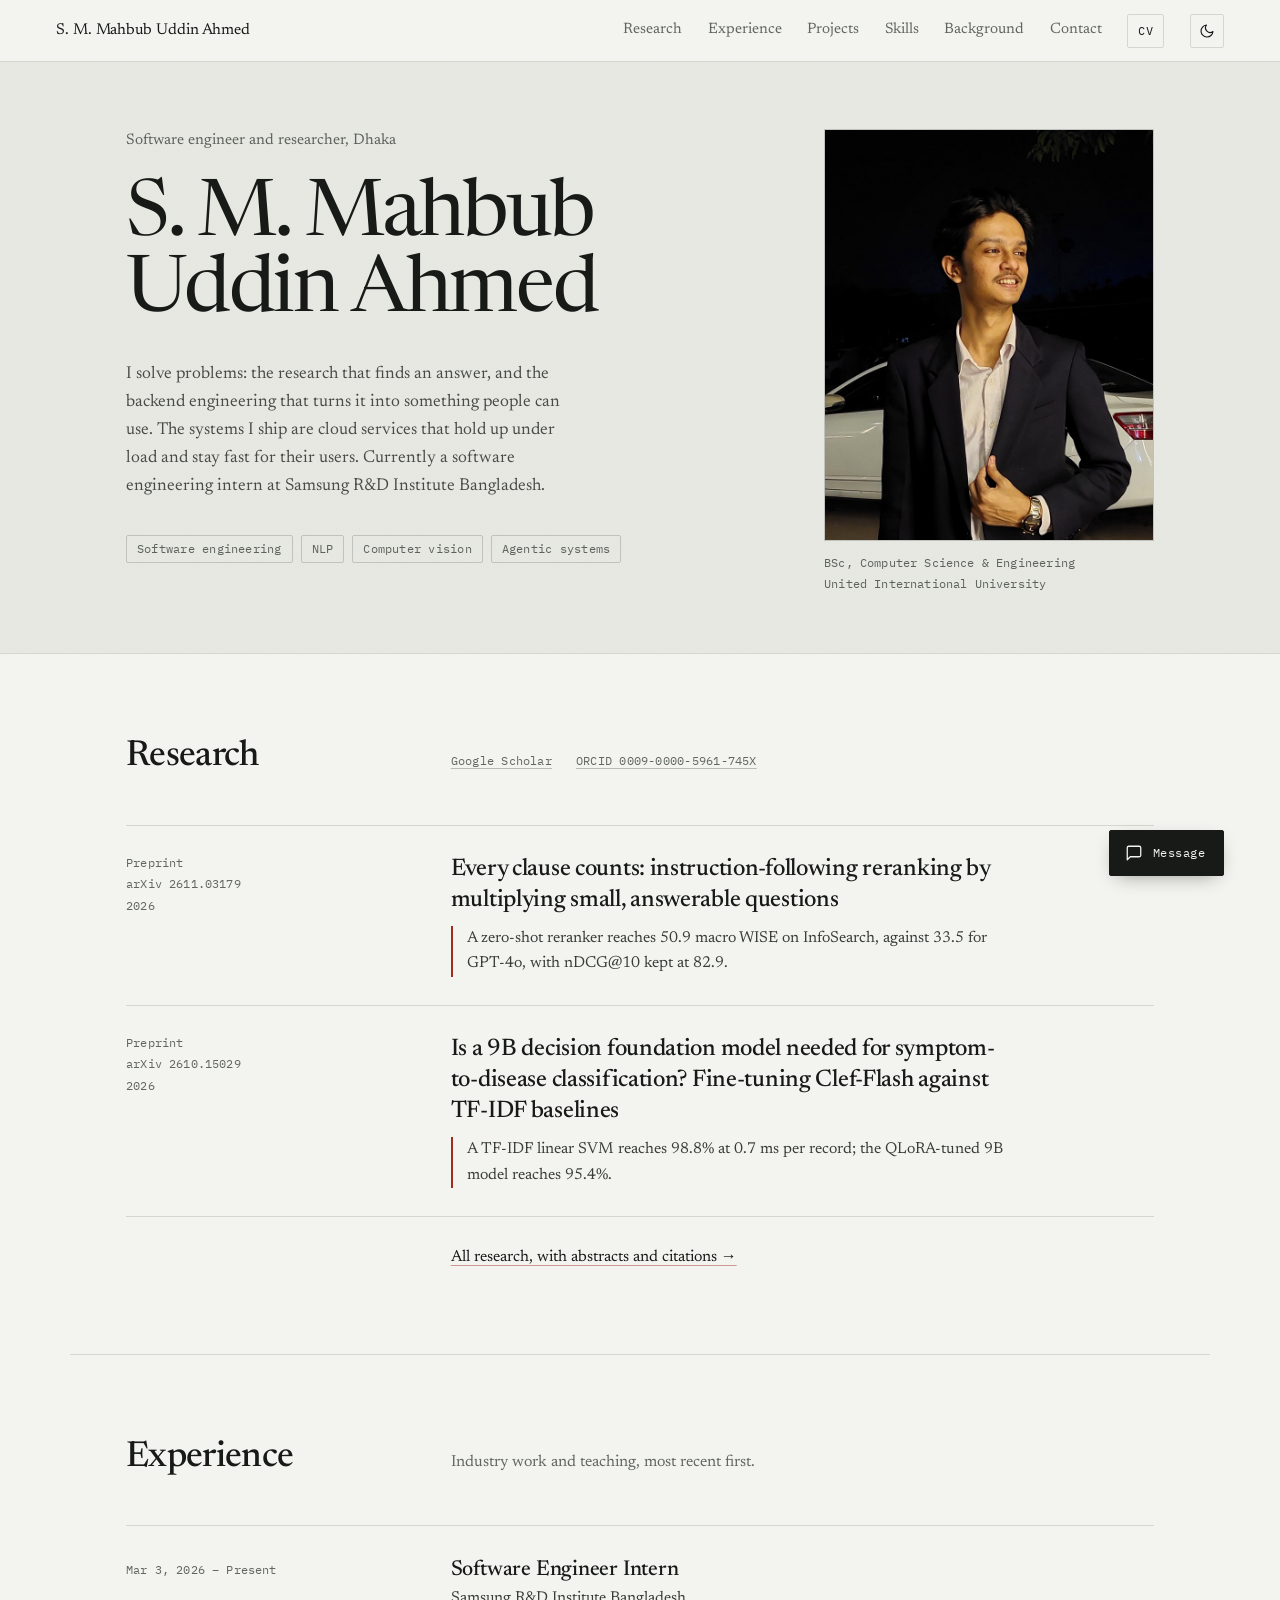
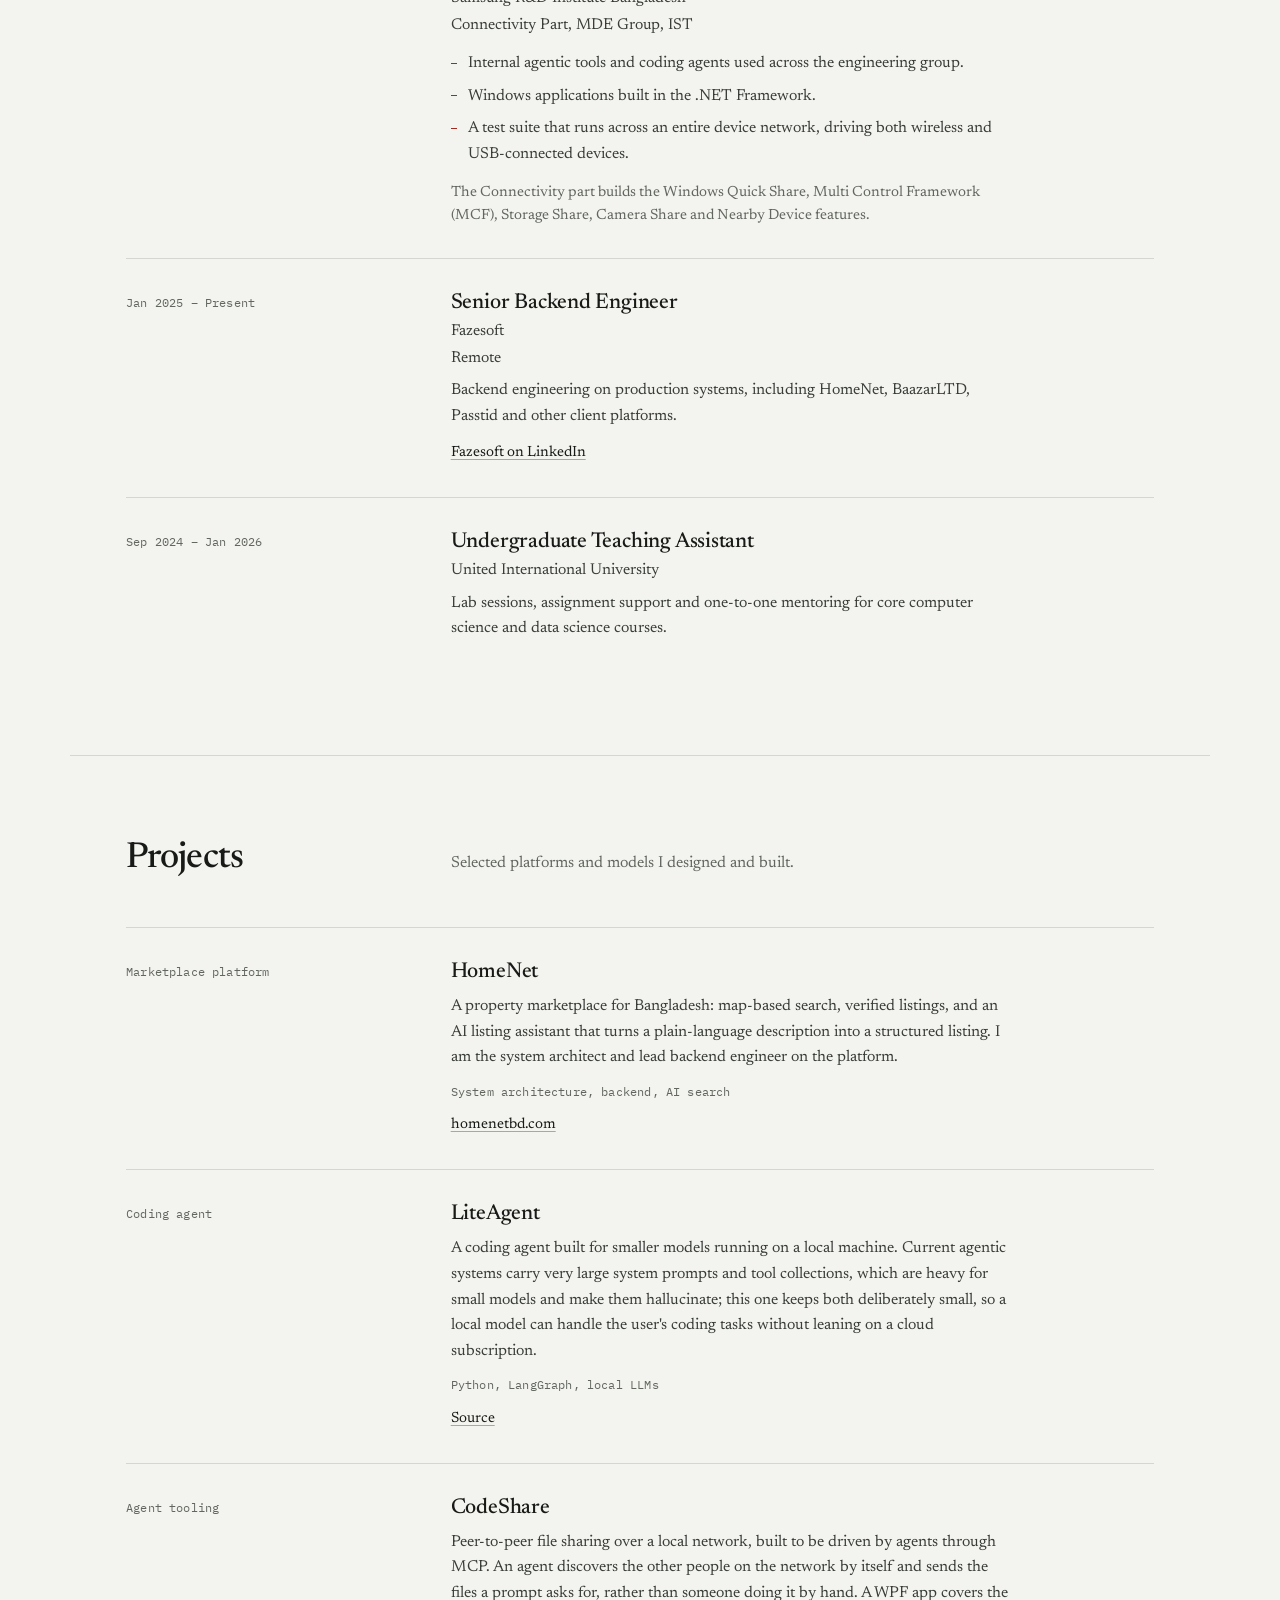
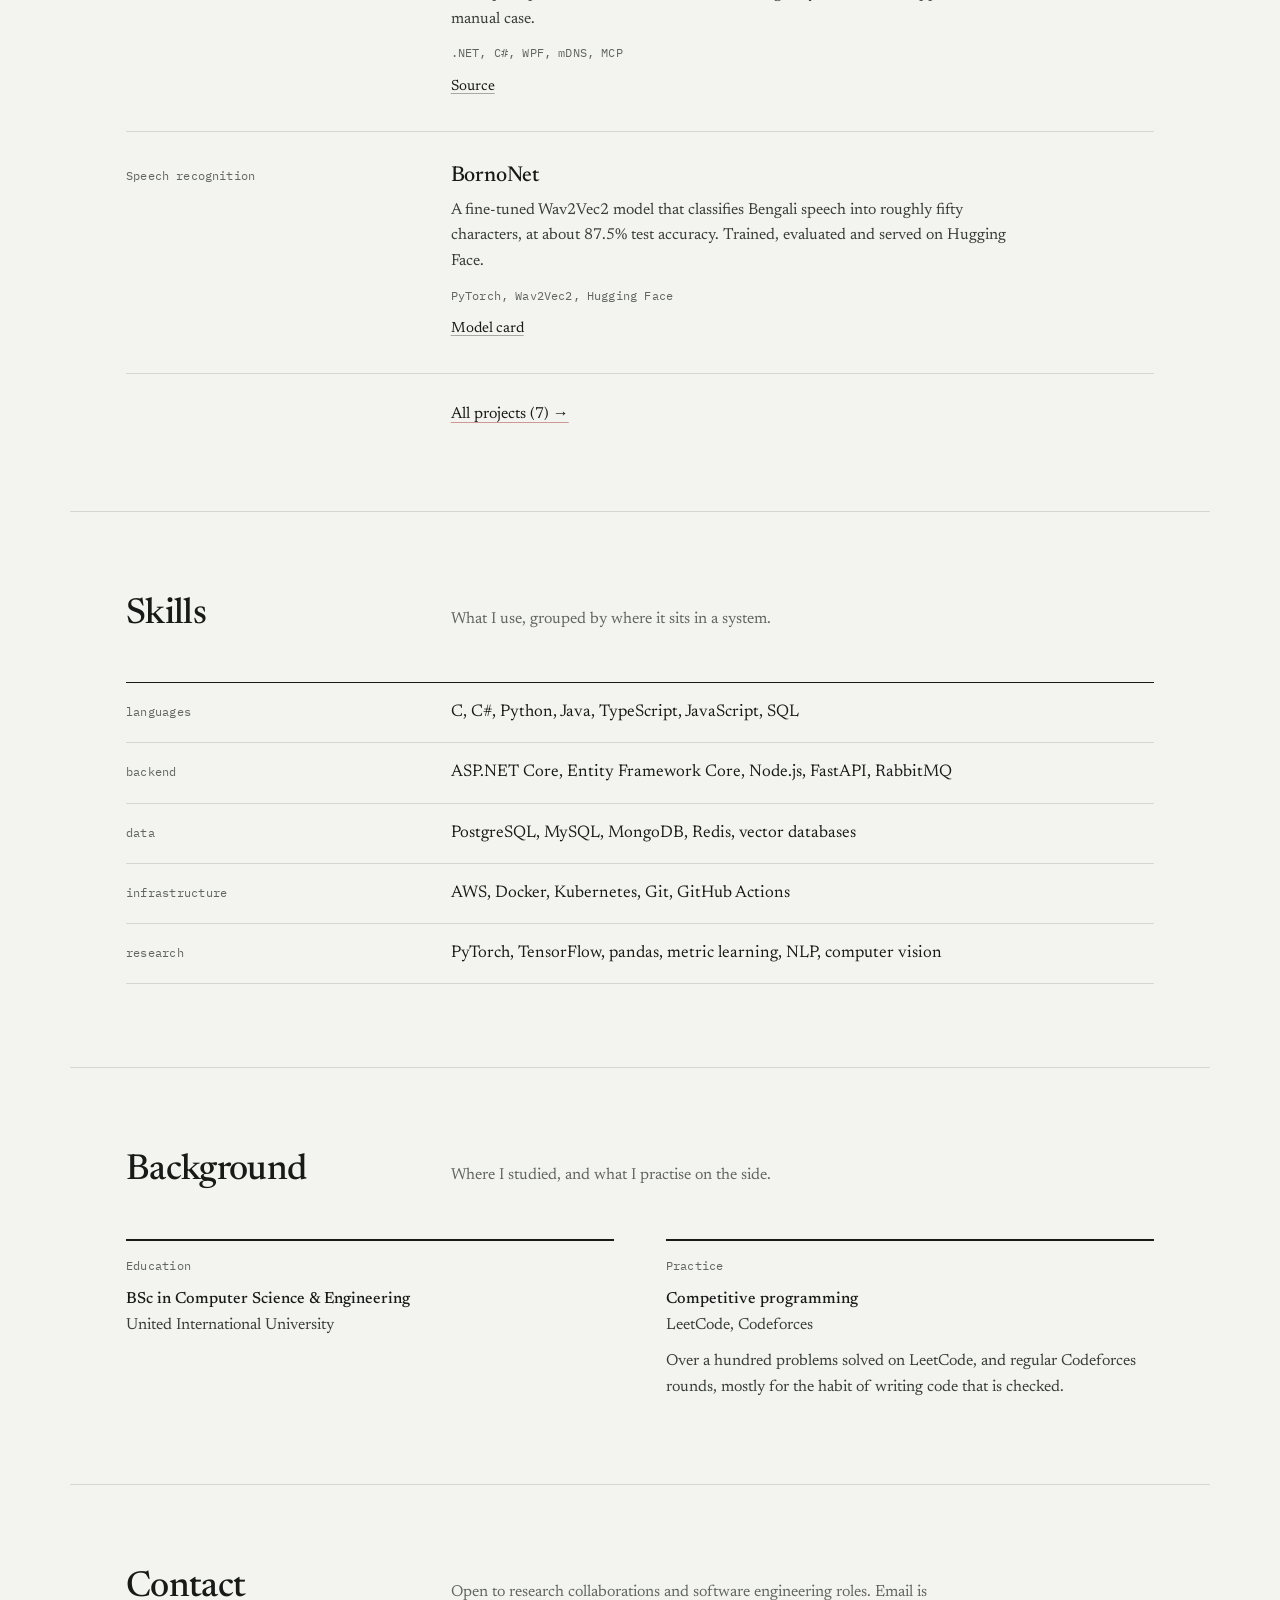
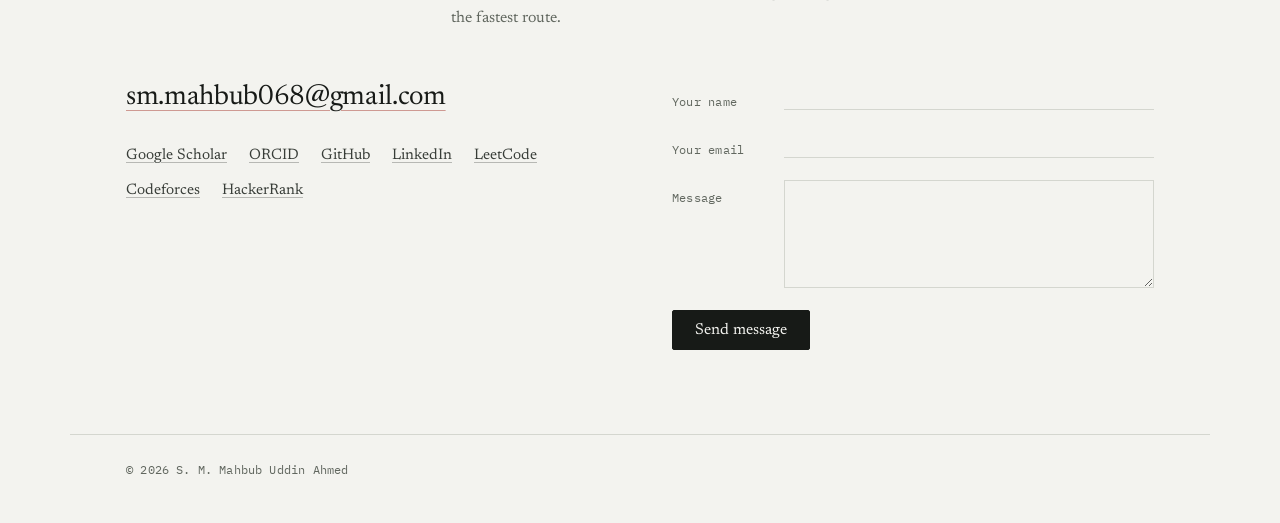
<file: index.html>
<!DOCTYPE html>
<html lang="en">
<head>
  <meta charset="UTF-8">
  <meta name="viewport" content="width=device-width, initial-scale=1">
  <title>S. M. Mahbub Uddin Ahmed — Software Engineer &amp; Researcher</title>
  <meta name="description" content="S. M. Mahbub Uddin Ahmed (Hridoy) — software engineer and researcher in Dhaka. Backend and cloud systems, and machine learning that is measured against a simpler baseline.">
  <meta name="theme-color" content="#f3f3ef">
  <script>
    // Set the theme before first paint so there is no flash of the wrong one.
    (function () {
      var theme = 'light';
      try {
        var stored = localStorage.getItem('theme');
        theme = stored || (window.matchMedia('(prefers-color-scheme: dark)').matches ? 'dark' : 'light');
      } catch (e) { /* storage blocked: keep light */ }
      document.documentElement.setAttribute('data-theme', theme);
      var meta = document.querySelector('meta[name="theme-color"]');
      if (meta) meta.setAttribute('content', theme === 'dark' ? '#121513' : '#f3f3ef');
    })();
  </script>
  <meta property="og:type" content="profile">
  <meta property="og:title" content="S. M. Mahbub Uddin Ahmed — Software Engineer &amp; Researcher">
  <meta property="og:description" content="Backend and cloud engineering, plus research on models that do more with less.">
  <meta property="og:image" content="about-pic.jpg">
  <link rel="icon" href="favicon.svg" type="image/svg+xml">
  <link rel="preconnect" href="https://fonts.googleapis.com">
  <link rel="preconnect" href="https://fonts.gstatic.com" crossorigin>
  <link href="https://fonts.googleapis.com/css2?family=IBM+Plex+Mono:wght@400;500&family=Newsreader:ital,opsz,wght@0,6..72,300..600;1,6..72,300..400&display=swap" rel="stylesheet">
  <link rel="stylesheet" href="styles.css?v=6">
  <script src="script.js?v=6" defer></script>
</head>
<body>
  <a class="skip-link" href="#main">Skip to content</a>

  <header class="topbar">
    <a class="wordmark" href="#top">S. M. Mahbub Uddin Ahmed</a>
    <div class="topbar-right">
      <nav class="nav" aria-label="Sections">
        <a class="nav-link" href="#research">Research</a>
        <a class="nav-link" href="#experience">Experience</a>
        <a class="nav-link" href="#projects">Projects</a>
        <a class="nav-link" href="#skills">Skills</a>
        <a class="nav-link" href="#background">Background</a>
        <a class="nav-link" href="#contact">Contact</a>
      </nav>
      <a class="nav-cv" href="S-M-Mahbub-Uddin-Ahmed-CV.pdf" target="_blank" rel="noopener">CV</a>
      <button class="theme-toggle" type="button" aria-label="Switch to dark theme" title="Switch to dark theme">
        <svg class="icon icon-moon" viewBox="0 0 24 24" width="16" height="16" fill="none" stroke="currentColor" stroke-width="1.7" stroke-linecap="round" stroke-linejoin="round" aria-hidden="true">
          <path d="M21 12.79A9 9 0 1 1 11.21 3 7 7 0 0 0 21 12.79z"></path>
        </svg>
        <svg class="icon icon-sun" viewBox="0 0 24 24" width="16" height="16" fill="none" stroke="currentColor" stroke-width="1.7" stroke-linecap="round" stroke-linejoin="round" aria-hidden="true">
          <circle cx="12" cy="12" r="4"></circle>
          <path d="M12 2v2M12 20v2M4.93 4.93l1.41 1.41M17.66 17.66l1.41 1.41M2 12h2M20 12h2M6.34 17.66l-1.41 1.41M19.07 4.93l-1.41 1.41"></path>
        </svg>
      </button>
    </div>
  </header>

  <main id="main">
    <!-- Plate -->
    <section class="plate" id="top">
      <div class="plate-inner">
        <div class="plate-copy">
          <p class="plate-kicker">Software engineer and researcher, Dhaka</p>
          <h1 class="plate-name">S. M. Mahbub Uddin Ahmed</h1>
          <p class="plate-lede">
            I solve problems: the research that finds an answer, and the backend engineering that
            turns it into something people can use. The systems I ship are cloud services that hold
            up under load and stay fast for their users. Currently a software engineering intern at
            Samsung R&amp;D Institute Bangladesh.
          </p>
          <ul class="plate-tags" aria-label="Areas of work">
            <li>Software engineering</li>
            <li>NLP</li>
            <li>Computer vision</li>
            <li>Agentic systems</li>
          </ul>
        </div>
        <figure class="plate-figure">
          <img src="about-pic.jpg" alt="Portrait of S. M. Mahbub Uddin Ahmed" width="720" height="900">
          <figcaption>
            <span>BSc, Computer Science &amp; Engineering</span>
            <span>United International University</span>
          </figcaption>
        </figure>
      </div>
    </section>

    <!-- Research -->
    <section class="section" id="research">
      <div class="section-head">
        <h2>Research</h2>
        <p class="section-links">
          <a href="https://scholar.google.com/citations?user=9v4JzRoAAAAJ&amp;hl=en" target="_blank" rel="noopener">Google Scholar</a>
          <a href="https://orcid.org/0009-0000-5961-745X" target="_blank" rel="noopener">ORCID 0009-0000-5961-745X</a>
        </p>
      </div>

      <ol class="papers">
        <li class="paper paper-compact">
          <div class="paper-meta">
            <span>Preprint</span>
            <span>arXiv 2611.03179</span>
            <span>2026</span>
          </div>
          <div class="paper-body">
            <h3 class="paper-title">
              <a href="https://arxiv.org/abs/2611.03179" target="_blank" rel="noopener">
                Every clause counts: instruction-following reranking by multiplying small, answerable questions
              </a>
            </h3>
            <p class="paper-key">A zero-shot reranker reaches 50.9 macro WISE on InfoSearch, against 33.5 for GPT-4o, with nDCG@10 kept at 82.9.</p>
          </div>
        </li>

        <li class="paper paper-compact">
          <div class="paper-meta">
            <span>Preprint</span>
            <span>arXiv 2610.15029</span>
            <span>2026</span>
          </div>
          <div class="paper-body">
            <h3 class="paper-title">
              <a href="https://arxiv.org/abs/2610.15029" target="_blank" rel="noopener">
                Is a 9B decision foundation model needed for symptom-to-disease classification? Fine-tuning Clef-Flash against TF&#8209;IDF baselines
              </a>
            </h3>
            <p class="paper-key">A TF&#8209;IDF linear SVM reaches 98.8% at 0.7 ms per record; the QLoRA-tuned 9B model reaches 95.4%.</p>
          </div>
        </li>
      </ol>

      <p class="section-more"><a href="research.html">All research, with abstracts and citations</a></p>
    </section>

    <!-- Experience -->
    <section class="section" id="experience">
      <div class="section-head">
        <h2>Experience</h2>
        <p class="section-note">
          Industry work and teaching, most recent first.
        </p>
      </div>

      <ul class="work">
        <li class="work-item">
          <p class="work-kind">Mar 3, 2026 – Present</p>
          <div class="work-body">
            <h3>Software Engineer Intern</h3>
            <p class="work-org">Samsung R&amp;D Institute Bangladesh</p>
            <p class="work-org">Connectivity Part, MDE Group, IST</p>
            <ul class="work-list">
              <li>Internal agentic tools and coding agents used across the engineering group.</li>
              <li>Windows applications built in the .NET Framework.</li>
              <li>
                A test suite that runs across an entire device network, driving both
                wireless and USB&#8209;connected devices.
              </li>
            </ul>
            <p class="work-note">
              The Connectivity part builds the Windows Quick Share, Multi Control Framework (MCF),
              Storage Share, Camera Share and Nearby Device features.
            </p>
          </div>
        </li>

        <li class="work-item">
          <p class="work-kind">Jan 2025 – Present</p>
          <div class="work-body">
            <h3>Senior Backend Engineer</h3>
            <p class="work-org">Fazesoft</p>
            <p class="work-org">Remote</p>
            <p class="work-desc">
              Backend engineering on production systems, including HomeNet, BaazarLTD, Passtid
              and other client platforms.
            </p>
            <a class="work-link" href="https://www.linkedin.com/company/fazesoft/posts/" target="_blank" rel="noopener">Fazesoft on LinkedIn</a>
          </div>
        </li>

        <li class="work-item">
          <p class="work-kind">Sep 2024 – Jan 2026</p>
          <div class="work-body">
            <h3>Undergraduate Teaching Assistant</h3>
            <p class="work-org">United International University</p>
            <p class="work-desc">
              Lab sessions, assignment support and one-to-one mentoring for core computer science
              and data science courses.
            </p>
          </div>
        </li>
      </ul>
    </section>

    <!-- Projects -->
    <section class="section" id="projects">
      <div class="section-head">
        <h2>Projects</h2>
        <p class="section-note">
          Selected platforms and models I designed and built.
        </p>
      </div>

      <ul class="work">
        <li class="work-item">
          <p class="work-kind">Marketplace platform</p>
          <div class="work-body">
            <h3><a href="https://www.homenetbd.com/" target="_blank" rel="noopener">HomeNet</a></h3>
            <p class="work-desc">
              A property marketplace for Bangladesh: map-based search, verified listings, and an AI
              listing assistant that turns a plain-language description into a structured listing.
              I am the system architect and lead backend engineer on the platform.
            </p>
            <p class="work-stack">System architecture, backend, AI search</p>
            <a class="work-link" href="https://www.homenetbd.com/" target="_blank" rel="noopener">homenetbd.com</a>
          </div>
        </li>

        <li class="work-item">
          <p class="work-kind">Coding agent</p>
          <div class="work-body">
            <h3><a href="https://github.com/hrid0yyy/liteagent" target="_blank" rel="noopener">LiteAgent</a></h3>
            <p class="work-desc">
              A coding agent built for smaller models running on a local machine. Current agentic
              systems carry very large system prompts and tool collections, which are heavy for small
              models and make them hallucinate; this one keeps both deliberately small, so a local
              model can handle the user's coding tasks without leaning on a cloud subscription.
            </p>
            <p class="work-stack">Python, LangGraph, local LLMs</p>
            <a class="work-link" href="https://github.com/hrid0yyy/liteagent" target="_blank" rel="noopener">Source</a>
          </div>
        </li>

        <li class="work-item">
          <p class="work-kind">Agent tooling</p>
          <div class="work-body">
            <h3><a href="https://github.com/hrid0yyy/CodeShare" target="_blank" rel="noopener">CodeShare</a></h3>
            <p class="work-desc">
              Peer-to-peer file sharing over a local network, built to be driven by agents through
              MCP. An agent discovers the other people on the network by itself and sends the files a
              prompt asks for, rather than someone doing it by hand. A WPF app covers the manual case.
            </p>
            <p class="work-stack">.NET, C#, WPF, mDNS, MCP</p>
            <a class="work-link" href="https://github.com/hrid0yyy/CodeShare" target="_blank" rel="noopener">Source</a>
          </div>
        </li>

        <li class="work-item">
          <p class="work-kind">Speech recognition</p>
          <div class="work-body">
            <h3><a href="https://huggingface.co/hrid0yyy/BornoNet" target="_blank" rel="noopener">BornoNet</a></h3>
            <p class="work-desc">
              A fine-tuned Wav2Vec2 model that classifies Bengali speech into roughly fifty
              characters, at about 87.5% test accuracy. Trained, evaluated and served on Hugging Face.
            </p>
            <p class="work-stack">PyTorch, Wav2Vec2, Hugging Face</p>
            <a class="work-link" href="https://huggingface.co/hrid0yyy/BornoNet" target="_blank" rel="noopener">Model card</a>
          </div>
        </li>
      </ul>

      <p class="section-more"><a href="projects.html">All projects (7)</a></p>
    </section>

    <!-- Skills -->
    <section class="section" id="skills">
      <div class="section-head">
        <h2>Skills</h2>
        <p class="section-note">
          What I use, grouped by where it sits in a system.
        </p>
      </div>

      <div class="spec">
        <div class="spec-row">
          <p class="spec-label">languages</p>
          <p class="spec-items">C, C#, Python, Java, TypeScript, JavaScript, SQL</p>
        </div>
        <div class="spec-row">
          <p class="spec-label">backend</p>
          <p class="spec-items">ASP.NET Core, Entity Framework Core, Node.js, FastAPI, RabbitMQ</p>
        </div>
        <div class="spec-row">
          <p class="spec-label">data</p>
          <p class="spec-items">PostgreSQL, MySQL, MongoDB, Redis, vector databases</p>
        </div>
        <div class="spec-row">
          <p class="spec-label">infrastructure</p>
          <p class="spec-items">AWS, Docker, Kubernetes, Git, GitHub Actions</p>
        </div>
        <div class="spec-row">
          <p class="spec-label">research</p>
          <p class="spec-items">PyTorch, TensorFlow, pandas, metric learning, NLP, computer vision</p>
        </div>
      </div>
    </section>

    <!-- Background -->
    <section class="section" id="background">
      <div class="section-head">
        <h2>Background</h2>
        <p class="section-note">
          Where I studied, and what I practise on the side.
        </p>
      </div>

      <div class="records">
        <div class="record">
          <h3>Education</h3>
          <p><strong>BSc in Computer Science &amp; Engineering</strong><br>United International University</p>
        </div>
        <div class="record">
          <h3>Practice</h3>
          <p><strong>Competitive programming</strong><br>LeetCode, Codeforces</p>
          <p class="record-note">
            Over a hundred problems solved on LeetCode, and regular Codeforces rounds, mostly for
            the habit of writing code that is checked.
          </p>
        </div>
      </div>
    </section>

    <!-- Contact -->
    <section class="section" id="contact">
      <div class="section-head">
        <h2>Contact</h2>
        <p class="section-note">
          Open to research collaborations and software engineering roles. Email is the fastest route.
        </p>
      </div>

      <div class="contact">
        <div class="contact-direct">
          <a class="mail" href="mailto:sm.mahbub068@gmail.com">sm.mahbub068@gmail.com</a>
          <ul class="socials">
            <li><a href="https://scholar.google.com/citations?user=9v4JzRoAAAAJ&amp;hl=en" target="_blank" rel="noopener">Google Scholar</a></li>
            <li><a href="https://orcid.org/0009-0000-5961-745X" target="_blank" rel="noopener">ORCID</a></li>
            <li><a href="https://github.com/hrid0yyy" target="_blank" rel="noopener">GitHub</a></li>
            <li><a href="https://www.linkedin.com/in/smmua/" target="_blank" rel="noopener">LinkedIn</a></li>
            <li><a href="https://leetcode.com/u/hrid0yy/" target="_blank" rel="noopener">LeetCode</a></li>
            <li><a href="https://codeforces.com/profile/hrid00y" target="_blank" rel="noopener">Codeforces</a></li>
            <li><a href="https://www.hackerrank.com/profile/hridoyahmed4141" target="_blank" rel="noopener">HackerRank</a></li>
          </ul>
        </div>

        <form class="contact-form" method="POST" action="https://formspree.io/f/mqabpdla" novalidate>
          <div class="field">
            <label for="name">Your name</label>
            <input type="text" name="name" id="name" autocomplete="name" required>
          </div>
          <div class="field">
            <label for="email">Your email</label>
            <input type="email" name="email" id="email" autocomplete="email" required>
          </div>
          <div class="field">
            <label for="message">Message</label>
            <textarea name="message" id="message" rows="4" required></textarea>
          </div>
          <div class="form-foot">
            <button type="submit" class="btn">Send message</button>
            <p class="form-status" role="status" aria-live="polite"></p>
          </div>
        </form>
      </div>
    </section>
  </main>

  <footer class="footer">
    <p>&copy; <span id="year">2026</span> S. M. Mahbub Uddin Ahmed</p>
  </footer>

  <a class="fab" href="#contact" aria-label="Send a message: go to the contact form">
    <svg viewBox="0 0 24 24" width="18" height="18" fill="none" stroke="currentColor" stroke-width="1.7" stroke-linecap="round" stroke-linejoin="round" aria-hidden="true">
      <path d="M21 15a2 2 0 0 1-2 2H7l-4 4V5a2 2 0 0 1 2-2h14a2 2 0 0 1 2 2z"></path>
    </svg>
    <span class="fab-label">Message</span>
  </a>
</body>
</html>
</file>
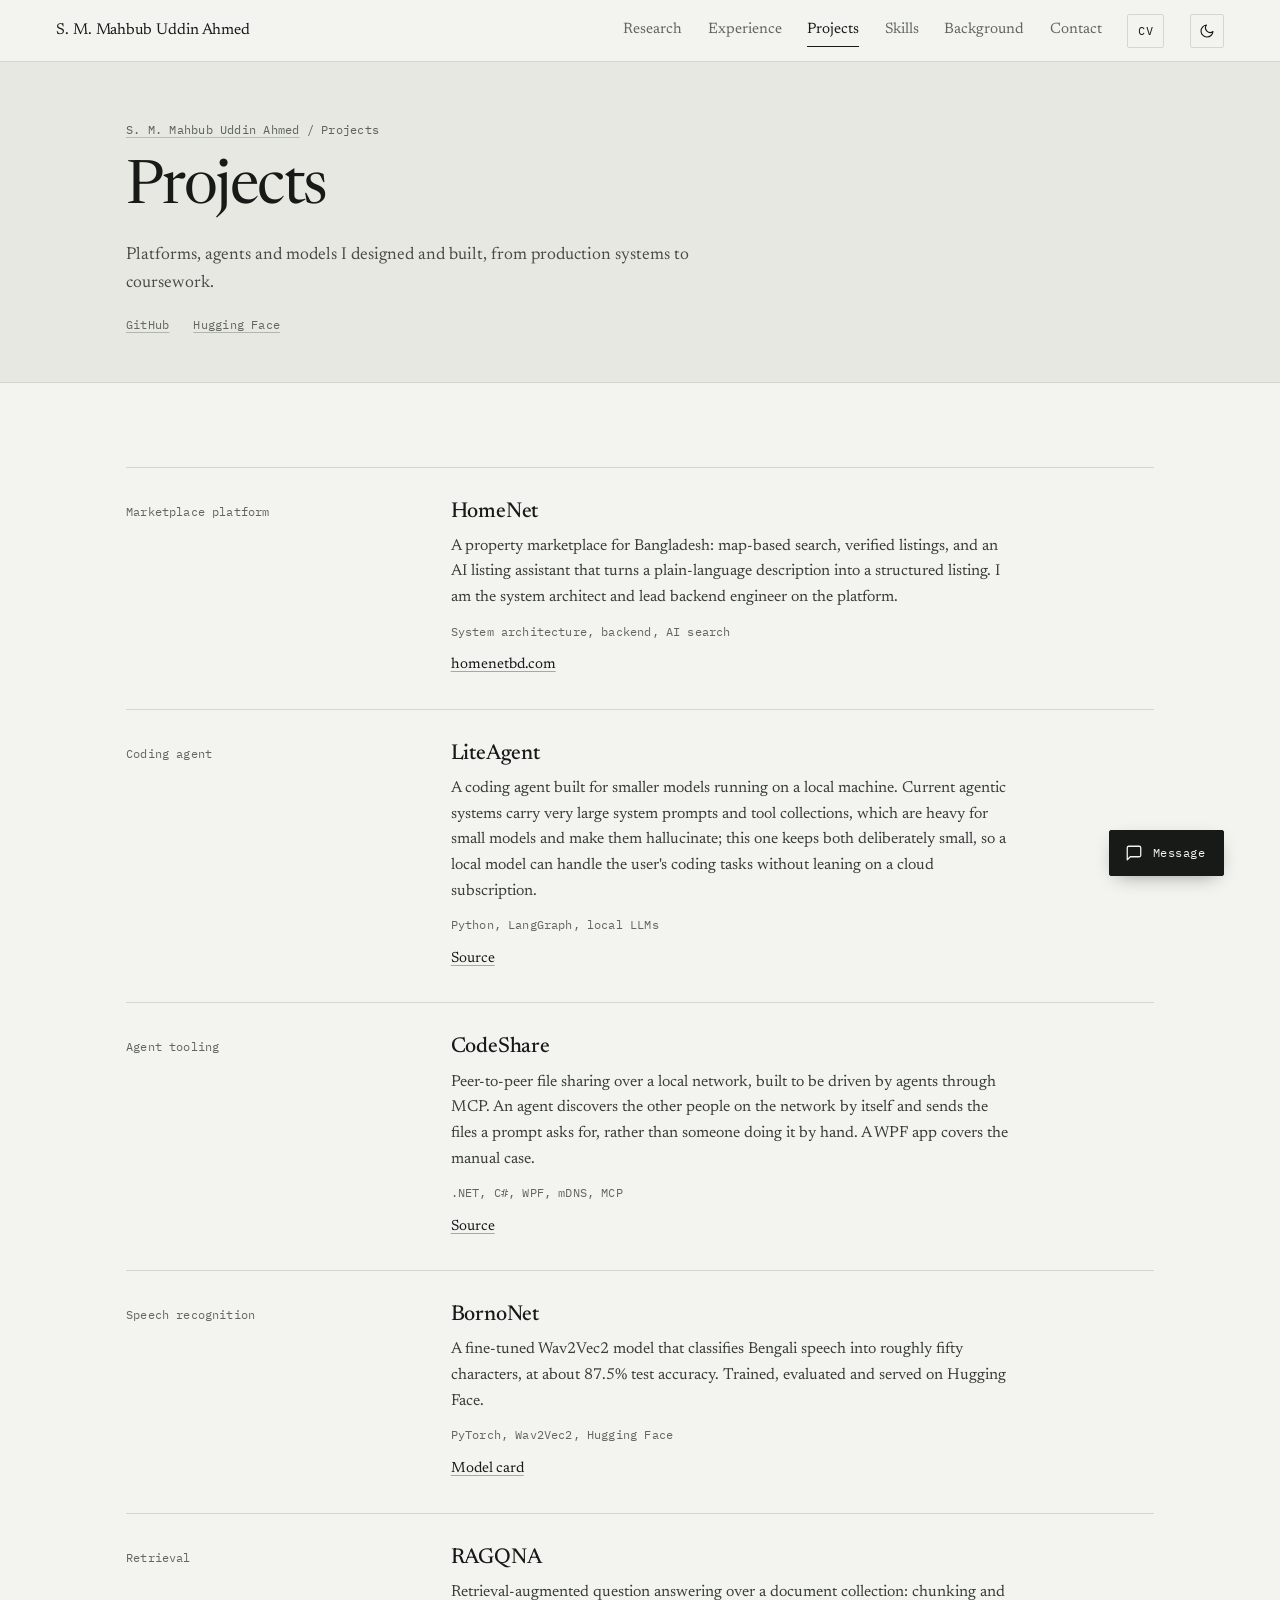
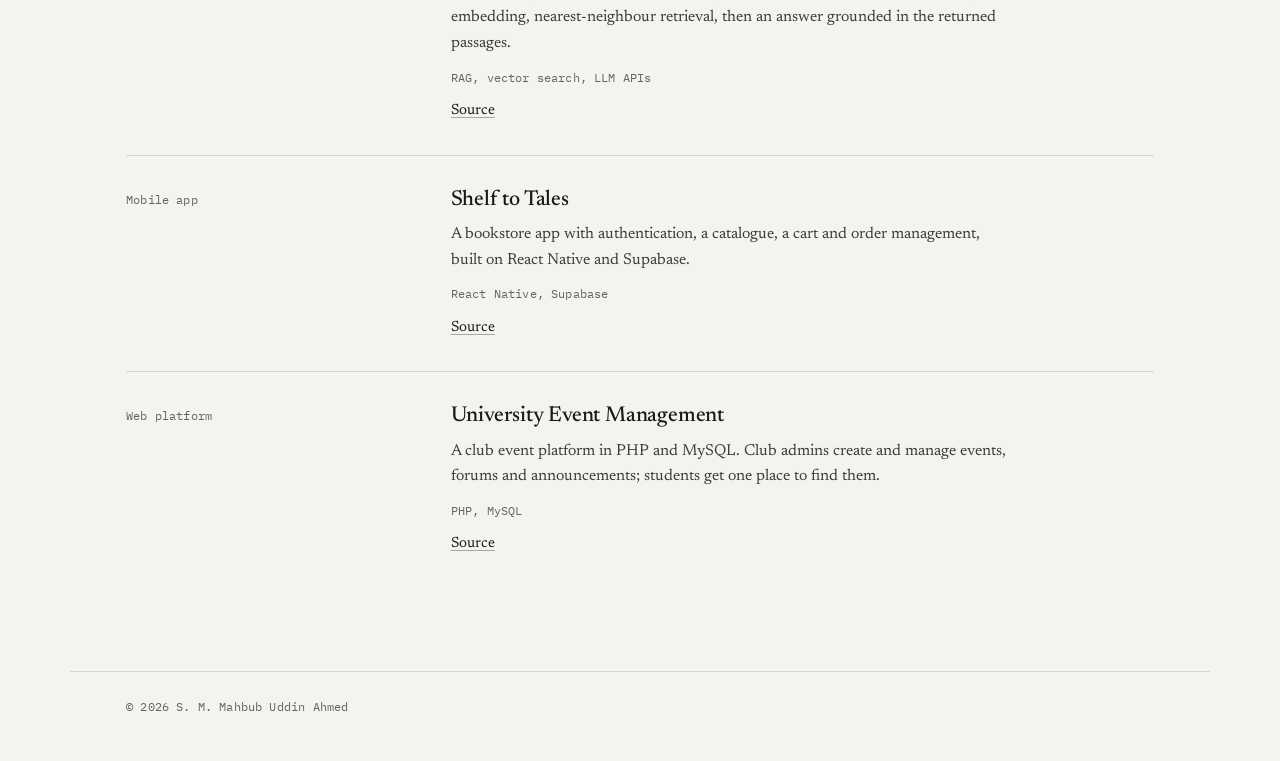
<file: projects.html>
<!DOCTYPE html>
<html lang="en">
<head>
  <meta charset="UTF-8">
  <meta name="viewport" content="width=device-width, initial-scale=1">
  <title>Projects — S. M. Mahbub Uddin Ahmed</title>
  <meta name="description" content="Projects by S. M. Mahbub Uddin Ahmed: HomeNet, LiteAgent, CodeShare, BornoNet and more.">
  <meta name="theme-color" content="#f3f3ef">
  <script>
    // Set the theme before first paint so there is no flash of the wrong one.
    (function () {
      var theme = 'light';
      try {
        var stored = localStorage.getItem('theme');
        theme = stored || (window.matchMedia('(prefers-color-scheme: dark)').matches ? 'dark' : 'light');
      } catch (e) { /* storage blocked: keep light */ }
      document.documentElement.setAttribute('data-theme', theme);
      var meta = document.querySelector('meta[name="theme-color"]');
      if (meta) meta.setAttribute('content', theme === 'dark' ? '#121513' : '#f3f3ef');
    })();
  </script>
  <meta property="og:type" content="website">
  <meta property="og:title" content="Projects — S. M. Mahbub Uddin Ahmed">
  <meta property="og:description" content="Projects by S. M. Mahbub Uddin Ahmed: HomeNet, LiteAgent, CodeShare, BornoNet and more.">
  <meta property="og:image" content="about-pic.jpg">
  <link rel="icon" href="favicon.svg" type="image/svg+xml">
  <link rel="preconnect" href="https://fonts.googleapis.com">
  <link rel="preconnect" href="https://fonts.gstatic.com" crossorigin>
  <link href="https://fonts.googleapis.com/css2?family=IBM+Plex+Mono:wght@400;500&family=Newsreader:ital,opsz,wght@0,6..72,300..600;1,6..72,300..400&display=swap" rel="stylesheet">
  <link rel="stylesheet" href="styles.css?v=6">
  <script src="script.js?v=6" defer></script>
</head>
<body>
  <a class="skip-link" href="#main">Skip to content</a>

  <header class="topbar">
    <a class="wordmark" href="index.html">S. M. Mahbub Uddin Ahmed</a>
    <div class="topbar-right">
      <nav class="nav" aria-label="Sections">
        <a class="nav-link" href="research.html">Research</a>
        <a class="nav-link" href="index.html#experience">Experience</a>
        <a class="nav-link is-active" href="projects.html" aria-current="page">Projects</a>
        <a class="nav-link" href="index.html#skills">Skills</a>
        <a class="nav-link" href="index.html#background">Background</a>
        <a class="nav-link" href="index.html#contact">Contact</a>
      </nav>
      <a class="nav-cv" href="S-M-Mahbub-Uddin-Ahmed-CV.pdf" target="_blank" rel="noopener">CV</a>
      <button class="theme-toggle" type="button" aria-label="Switch to dark theme" title="Switch to dark theme">
        <svg class="icon icon-moon" viewBox="0 0 24 24" width="16" height="16" fill="none" stroke="currentColor" stroke-width="1.7" stroke-linecap="round" stroke-linejoin="round" aria-hidden="true">
          <path d="M21 12.79A9 9 0 1 1 11.21 3 7 7 0 0 0 21 12.79z"></path>
        </svg>
        <svg class="icon icon-sun" viewBox="0 0 24 24" width="16" height="16" fill="none" stroke="currentColor" stroke-width="1.7" stroke-linecap="round" stroke-linejoin="round" aria-hidden="true">
          <circle cx="12" cy="12" r="4"></circle>
          <path d="M12 2v2M12 20v2M4.93 4.93l1.41 1.41M17.66 17.66l1.41 1.41M2 12h2M20 12h2M6.34 17.66l-1.41 1.41M19.07 4.93l-1.41 1.41"></path>
        </svg>
      </button>
    </div>
  </header>
  <main id="main">
    <header class="page-head">
      <div class="page-head-inner">
        <p class="page-crumb"><a href="index.html">S. M. Mahbub Uddin Ahmed</a> / Projects</p>
        <h1 class="page-title">Projects</h1>
        <p class="page-lede">
          Platforms, agents and models I designed and built, from production systems to coursework.
        </p>
        <p class="section-links">
          <a href="https://github.com/hrid0yyy" target="_blank" rel="noopener">GitHub</a>
          <a href="https://huggingface.co/hrid0yyy" target="_blank" rel="noopener">Hugging Face</a>
        </p>
      </div>
    </header>

    <section class="section" id="all-projects">
      <ul class="work">
        <li class="work-item">
          <p class="work-kind">Marketplace platform</p>
          <div class="work-body">
            <h3><a href="https://www.homenetbd.com/" target="_blank" rel="noopener">HomeNet</a></h3>
            <p class="work-desc">
              A property marketplace for Bangladesh: map-based search, verified listings, and an AI
              listing assistant that turns a plain-language description into a structured listing.
              I am the system architect and lead backend engineer on the platform.
            </p>
            <p class="work-stack">System architecture, backend, AI search</p>
            <a class="work-link" href="https://www.homenetbd.com/" target="_blank" rel="noopener">homenetbd.com</a>
          </div>
        </li>

        <li class="work-item">
          <p class="work-kind">Coding agent</p>
          <div class="work-body">
            <h3><a href="https://github.com/hrid0yyy/liteagent" target="_blank" rel="noopener">LiteAgent</a></h3>
            <p class="work-desc">
              A coding agent built for smaller models running on a local machine. Current agentic
              systems carry very large system prompts and tool collections, which are heavy for small
              models and make them hallucinate; this one keeps both deliberately small, so a local
              model can handle the user's coding tasks without leaning on a cloud subscription.
            </p>
            <p class="work-stack">Python, LangGraph, local LLMs</p>
            <a class="work-link" href="https://github.com/hrid0yyy/liteagent" target="_blank" rel="noopener">Source</a>
          </div>
        </li>

        <li class="work-item">
          <p class="work-kind">Agent tooling</p>
          <div class="work-body">
            <h3><a href="https://github.com/hrid0yyy/CodeShare" target="_blank" rel="noopener">CodeShare</a></h3>
            <p class="work-desc">
              Peer-to-peer file sharing over a local network, built to be driven by agents through
              MCP. An agent discovers the other people on the network by itself and sends the files a
              prompt asks for, rather than someone doing it by hand. A WPF app covers the manual case.
            </p>
            <p class="work-stack">.NET, C#, WPF, mDNS, MCP</p>
            <a class="work-link" href="https://github.com/hrid0yyy/CodeShare" target="_blank" rel="noopener">Source</a>
          </div>
        </li>

        <li class="work-item">
          <p class="work-kind">Speech recognition</p>
          <div class="work-body">
            <h3><a href="https://huggingface.co/hrid0yyy/BornoNet" target="_blank" rel="noopener">BornoNet</a></h3>
            <p class="work-desc">
              A fine-tuned Wav2Vec2 model that classifies Bengali speech into roughly fifty
              characters, at about 87.5% test accuracy. Trained, evaluated and served on Hugging Face.
            </p>
            <p class="work-stack">PyTorch, Wav2Vec2, Hugging Face</p>
            <a class="work-link" href="https://huggingface.co/hrid0yyy/BornoNet" target="_blank" rel="noopener">Model card</a>
          </div>
        </li>

        <li class="work-item">
          <p class="work-kind">Retrieval</p>
          <div class="work-body">
            <h3><a href="https://github.com/hrid0yyy/RAGQNA" target="_blank" rel="noopener">RAGQNA</a></h3>
            <p class="work-desc">
              Retrieval-augmented question answering over a document collection: chunking and
              embedding, nearest-neighbour retrieval, then an answer grounded in the returned passages.
            </p>
            <p class="work-stack">RAG, vector search, LLM APIs</p>
            <a class="work-link" href="https://github.com/hrid0yyy/RAGQNA" target="_blank" rel="noopener">Source</a>
          </div>
        </li>

        <li class="work-item">
          <p class="work-kind">Mobile app</p>
          <div class="work-body">
            <h3><a href="https://github.com/hrid0yyy/shelft-to-tales" target="_blank" rel="noopener">Shelf to Tales</a></h3>
            <p class="work-desc">
              A bookstore app with authentication, a catalogue, a cart and order management,
              built on React Native and Supabase.
            </p>
            <p class="work-stack">React Native, Supabase</p>
            <a class="work-link" href="https://github.com/hrid0yyy/shelft-to-tales" target="_blank" rel="noopener">Source</a>
          </div>
        </li>

        <li class="work-item">
          <p class="work-kind">Web platform</p>
          <div class="work-body">
            <h3><a href="https://github.com/hrid0yyy/University-Eventmanagement" target="_blank" rel="noopener">University Event Management</a></h3>
            <p class="work-desc">
              A club event platform in PHP and MySQL. Club admins create and manage events, forums
              and announcements; students get one place to find them.
            </p>
            <p class="work-stack">PHP, MySQL</p>
            <a class="work-link" href="https://github.com/hrid0yyy/University-Eventmanagement" target="_blank" rel="noopener">Source</a>
          </div>
        </li>
      </ul>
    </section>
  </main>

  <footer class="footer">
    <p>&copy; <span id="year">2026</span> S. M. Mahbub Uddin Ahmed</p>
  </footer>

  <a class="fab" href="index.html#contact" aria-label="Send a message: go to the contact form">
    <svg viewBox="0 0 24 24" width="18" height="18" fill="none" stroke="currentColor" stroke-width="1.7" stroke-linecap="round" stroke-linejoin="round" aria-hidden="true">
      <path d="M21 15a2 2 0 0 1-2 2H7l-4 4V5a2 2 0 0 1 2-2h14a2 2 0 0 1 2 2z"></path>
    </svg>
    <span class="fab-label">Message</span>
  </a>
</body>
</html>
</file>
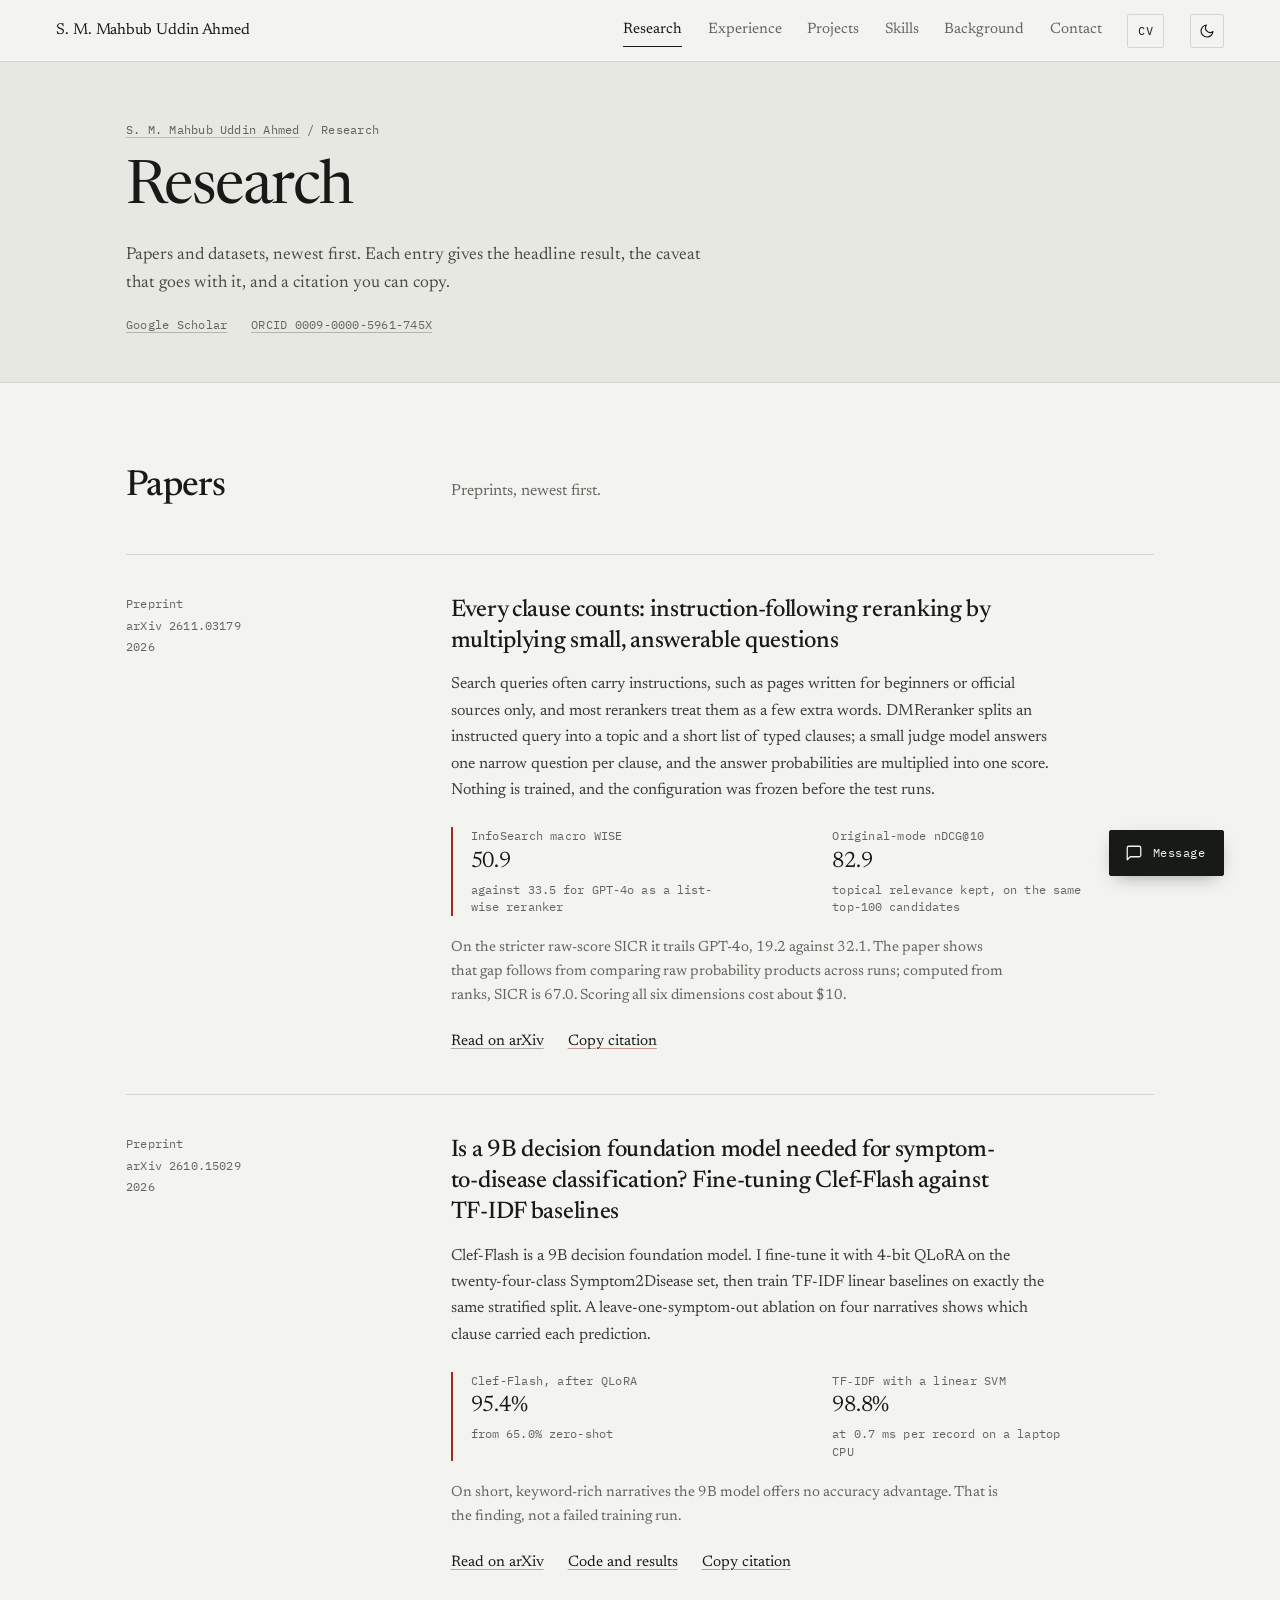
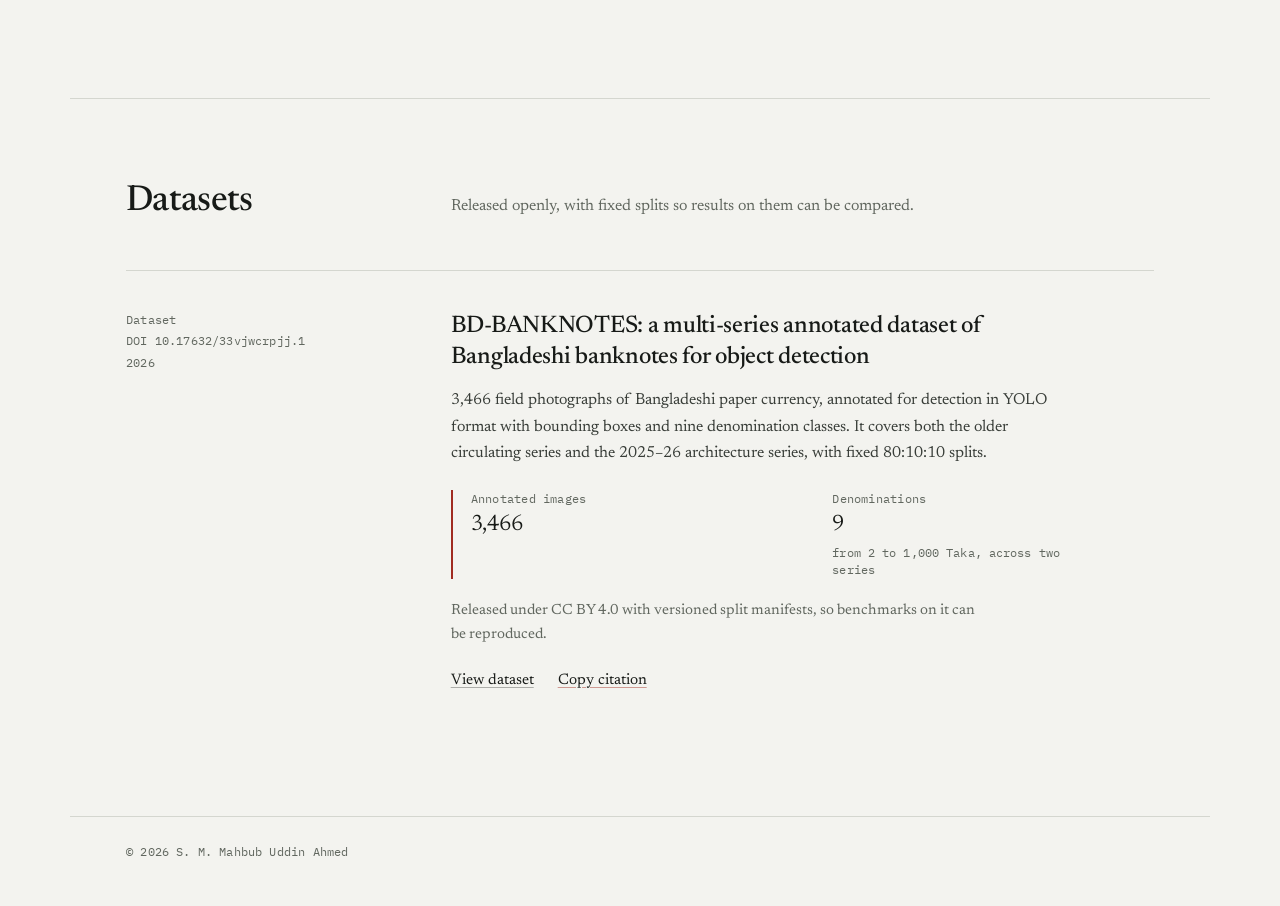
<file: research.html>
<!DOCTYPE html>
<html lang="en">
<head>
  <meta charset="UTF-8">
  <meta name="viewport" content="width=device-width, initial-scale=1">
  <title>Research — S. M. Mahbub Uddin Ahmed</title>
  <meta name="description" content="Papers and datasets by S. M. Mahbub Uddin Ahmed: instruction-following reranking, foundation models against simple baselines, and the BD-BANKNOTES dataset.">
  <meta name="theme-color" content="#f3f3ef">
  <script>
    // Set the theme before first paint so there is no flash of the wrong one.
    (function () {
      var theme = 'light';
      try {
        var stored = localStorage.getItem('theme');
        theme = stored || (window.matchMedia('(prefers-color-scheme: dark)').matches ? 'dark' : 'light');
      } catch (e) { /* storage blocked: keep light */ }
      document.documentElement.setAttribute('data-theme', theme);
      var meta = document.querySelector('meta[name="theme-color"]');
      if (meta) meta.setAttribute('content', theme === 'dark' ? '#121513' : '#f3f3ef');
    })();
  </script>
  <meta property="og:type" content="website">
  <meta property="og:title" content="Research — S. M. Mahbub Uddin Ahmed">
  <meta property="og:description" content="Papers and datasets by S. M. Mahbub Uddin Ahmed: instruction-following reranking, foundation models against simple baselines, and the BD-BANKNOTES dataset.">
  <meta property="og:image" content="about-pic.jpg">
  <link rel="icon" href="favicon.svg" type="image/svg+xml">
  <link rel="preconnect" href="https://fonts.googleapis.com">
  <link rel="preconnect" href="https://fonts.gstatic.com" crossorigin>
  <link href="https://fonts.googleapis.com/css2?family=IBM+Plex+Mono:wght@400;500&family=Newsreader:ital,opsz,wght@0,6..72,300..600;1,6..72,300..400&display=swap" rel="stylesheet">
  <link rel="stylesheet" href="styles.css?v=6">
  <script src="script.js?v=6" defer></script>
</head>
<body>
  <a class="skip-link" href="#main">Skip to content</a>

  <header class="topbar">
    <a class="wordmark" href="index.html">S. M. Mahbub Uddin Ahmed</a>
    <div class="topbar-right">
      <nav class="nav" aria-label="Sections">
        <a class="nav-link is-active" href="research.html" aria-current="page">Research</a>
        <a class="nav-link" href="index.html#experience">Experience</a>
        <a class="nav-link" href="projects.html">Projects</a>
        <a class="nav-link" href="index.html#skills">Skills</a>
        <a class="nav-link" href="index.html#background">Background</a>
        <a class="nav-link" href="index.html#contact">Contact</a>
      </nav>
      <a class="nav-cv" href="S-M-Mahbub-Uddin-Ahmed-CV.pdf" target="_blank" rel="noopener">CV</a>
      <button class="theme-toggle" type="button" aria-label="Switch to dark theme" title="Switch to dark theme">
        <svg class="icon icon-moon" viewBox="0 0 24 24" width="16" height="16" fill="none" stroke="currentColor" stroke-width="1.7" stroke-linecap="round" stroke-linejoin="round" aria-hidden="true">
          <path d="M21 12.79A9 9 0 1 1 11.21 3 7 7 0 0 0 21 12.79z"></path>
        </svg>
        <svg class="icon icon-sun" viewBox="0 0 24 24" width="16" height="16" fill="none" stroke="currentColor" stroke-width="1.7" stroke-linecap="round" stroke-linejoin="round" aria-hidden="true">
          <circle cx="12" cy="12" r="4"></circle>
          <path d="M12 2v2M12 20v2M4.93 4.93l1.41 1.41M17.66 17.66l1.41 1.41M2 12h2M20 12h2M6.34 17.66l-1.41 1.41M19.07 4.93l-1.41 1.41"></path>
        </svg>
      </button>
    </div>
  </header>
  <main id="main">
    <header class="page-head">
      <div class="page-head-inner">
        <p class="page-crumb"><a href="index.html">S. M. Mahbub Uddin Ahmed</a> / Research</p>
        <h1 class="page-title">Research</h1>
        <p class="page-lede">
          Papers and datasets, newest first. Each entry gives the headline result, the caveat that
          goes with it, and a citation you can copy.
        </p>
        <p class="section-links">
          <a href="https://scholar.google.com/citations?user=9v4JzRoAAAAJ&amp;hl=en" target="_blank" rel="noopener">Google Scholar</a>
          <a href="https://orcid.org/0009-0000-5961-745X" target="_blank" rel="noopener">ORCID 0009-0000-5961-745X</a>
        </p>
      </div>
    </header>

    <section class="section" id="papers">
      <div class="section-head">
        <h2>Papers</h2>
        <p class="section-note">Preprints, newest first.</p>
      </div>

      <ol class="papers">
        <li class="paper">
          <div class="paper-meta">
            <span>Preprint</span>
            <span>arXiv 2611.03179</span>
            <span>2026</span>
          </div>
          <div class="paper-body">
            <h3 class="paper-title">
              <a href="https://arxiv.org/abs/2611.03179" target="_blank" rel="noopener">
                Every clause counts: instruction-following reranking by multiplying small, answerable questions
              </a>
            </h3>
            <p class="paper-abs">
              Search queries often carry instructions, such as pages written for beginners or official
              sources only, and most rerankers treat them as a few extra words. DMReranker splits an
              instructed query into a topic and a short list of typed clauses; a small judge model answers
              one narrow question per clause, and the answer probabilities are multiplied into one score.
              Nothing is trained, and the configuration was frozen before the test runs.
            </p>
            <dl class="paper-findings">
              <div>
                <dt>InfoSearch macro WISE</dt>
                <dd>50.9 <span>against 33.5 for GPT-4o as a list-wise reranker</span></dd>
              </div>
              <div>
                <dt>Original-mode nDCG@10</dt>
                <dd>82.9 <span>topical relevance kept, on the same top-100 candidates</span></dd>
              </div>
            </dl>
            <p class="paper-note">
              On the stricter raw-score SICR it trails GPT-4o, 19.2 against 32.1. The paper shows that gap
              follows from comparing raw probability products across runs; computed from ranks, SICR is
              67.0. Scoring all six dimensions cost about $10.
            </p>
            <div class="paper-links">
              <a href="https://arxiv.org/abs/2611.03179" target="_blank" rel="noopener">Read on arXiv</a>
              <button type="button" class="copy-btn" data-cite="Ahmed, S. M. M. U., &amp; Musaddiq, A. A. (2026). Every Clause Counts: Instruction-Following Reranking by Multiplying Small, Answerable Questions (arXiv:2611.03179). arXiv. https://arxiv.org/abs/2611.03179">Copy citation</button>
            </div>
          </div>
        </li>

        <li class="paper">
          <div class="paper-meta">
            <span>Preprint</span>
            <span>arXiv 2610.15029</span>
            <span>2026</span>
          </div>
          <div class="paper-body">
            <h3 class="paper-title">
              <a href="https://arxiv.org/abs/2610.15029" target="_blank" rel="noopener">
                Is a 9B decision foundation model needed for symptom-to-disease classification? Fine-tuning Clef-Flash against TF&#8209;IDF baselines
              </a>
            </h3>
            <p class="paper-abs">
              Clef-Flash is a 9B decision foundation model. I fine-tune it with 4-bit QLoRA on the
              twenty-four-class Symptom2Disease set, then train TF&#8209;IDF linear baselines on exactly the
              same stratified split. A leave-one-symptom-out ablation on four narratives shows which
              clause carried each prediction.
            </p>
            <dl class="paper-findings">
              <div>
                <dt>Clef-Flash, after QLoRA</dt>
                <dd>95.4% <span>from 65.0% zero-shot</span></dd>
              </div>
              <div>
                <dt>TF&#8209;IDF with a linear SVM</dt>
                <dd>98.8% <span>at 0.7 ms per record on a laptop CPU</span></dd>
              </div>
            </dl>
            <p class="paper-note">
              On short, keyword-rich narratives the 9B model offers no accuracy advantage. That is the
              finding, not a failed training run.
            </p>
            <div class="paper-links">
              <a href="https://arxiv.org/abs/2610.15029" target="_blank" rel="noopener">Read on arXiv</a>
              <a href="https://github.com/hrid0yyy/clef-clinical-triage" target="_blank" rel="noopener">Code and results</a>
              <button type="button" class="copy-btn" data-cite="Ahmed, S. M. M. U. (2026). Is a 9B Decision Foundation Model Needed for Symptom-to-Disease Classification? Fine-Tuning Clef-Flash Against TF-IDF Baselines (arXiv:2610.15029). arXiv. https://arxiv.org/abs/2610.15029">Copy citation</button>
            </div>
          </div>
        </li>
      </ol>
    </section>

    <section class="section" id="datasets">
      <div class="section-head">
        <h2>Datasets</h2>
        <p class="section-note">Released openly, with fixed splits so results on them can be compared.</p>
      </div>

      <ol class="papers">
        <li class="paper">
          <div class="paper-meta">
            <span>Dataset</span>
            <span>DOI 10.17632/33vjwcrpjj.1</span>
            <span>2026</span>
          </div>
          <div class="paper-body">
            <h3 class="paper-title">
              <a href="https://data.mendeley.com/datasets/33vjwcrpjj/1" target="_blank" rel="noopener">
                BD-BANKNOTES: a multi-series annotated dataset of Bangladeshi banknotes for object detection
              </a>
            </h3>
            <p class="paper-abs">
              3,466 field photographs of Bangladeshi paper currency, annotated for detection in YOLO
              format with bounding boxes and nine denomination classes. It covers both the older
              circulating series and the 2025–26 architecture series, with fixed 80:10:10 splits.
            </p>
            <dl class="paper-findings">
              <div>
                <dt>Annotated images</dt>
                <dd>3,466</dd>
              </div>
              <div>
                <dt>Denominations</dt>
                <dd>9 <span>from 2 to 1,000 Taka, across two series</span></dd>
              </div>
            </dl>
            <p class="paper-note">
              Released under CC BY 4.0 with versioned split manifests, so benchmarks on it can be
              reproduced.
            </p>
            <div class="paper-links">
              <a href="https://data.mendeley.com/datasets/33vjwcrpjj/1" target="_blank" rel="noopener">View dataset</a>
              <button type="button" class="copy-btn" data-cite="Ahmed, S. M. M. U., Chowdhury, M. A., &amp; Riyan, T. I. (2026). BD-BANKNOTES: A Multi-Series Annotated Dataset of Bangladeshi Banknotes for Object Detection (Version 1) [Data set]. Mendeley Data. https://doi.org/10.17632/33vjwcrpjj.1">Copy citation</button>
            </div>
          </div>
        </li>
      </ol>
    </section>
  </main>

  <footer class="footer">
    <p>&copy; <span id="year">2026</span> S. M. Mahbub Uddin Ahmed</p>
  </footer>

  <a class="fab" href="index.html#contact" aria-label="Send a message: go to the contact form">
    <svg viewBox="0 0 24 24" width="18" height="18" fill="none" stroke="currentColor" stroke-width="1.7" stroke-linecap="round" stroke-linejoin="round" aria-hidden="true">
      <path d="M21 15a2 2 0 0 1-2 2H7l-4 4V5a2 2 0 0 1 2-2h14a2 2 0 0 1 2 2z"></path>
    </svg>
    <span class="fab-label">Message</span>
  </a>
</body>
</html>
</file>
<file: styles.css>
/* ---------------------------------------------------------------
   S. M. Mahbub Uddin Ahmed — instrument plate
   Two registers: the dark plate (instrument) and paper (notebook).
   --------------------------------------------------------------- */

:root {
  --paper: #f3f3ef;
  --ink: #171a17;
  --ink-soft: #383d38;
  --ash: #61675f;
  --rule: #d4d6cf;
  --accent: #a02b21;
  --ok: #2c6b3f;
  --hero: #e7e8e2;
  --hero-ink: #171a17;
  --hero-ash: #5c625c;
  --hero-rule: rgba(23, 26, 23, 0.18);

  --serif: "Newsreader", "Iowan Old Style", Georgia, serif;
  --mono: "IBM Plex Mono", ui-monospace, "SFMono-Regular", Menlo, monospace;

  --max: 1140px;
  --gutter: clamp(20px, 5vw, 56px);
  --measure: 68ch;
}

/* Dark: the page becomes the plate, the hero a slightly raised panel of it. */
:root[data-theme="dark"] {
  --paper: #0c0e0d;
  --ink: #e8eae4;
  --ink-soft: #c1c6bf;
  --ash: #949b92;
  --rule: #272c29;
  --accent: #d76a5c;
  --ok: #77c191;
  --hero: #141816;
  --hero-ink: #edefe8;
  --hero-ash: #9aa197;
  --hero-rule: rgba(237, 239, 232, 0.2);
}

*,
*::before,
*::after { box-sizing: border-box; }

html {
  -webkit-text-size-adjust: 100%;
  scroll-behavior: smooth;
  scroll-padding-top: 84px;
}

body {
  margin: 0;
  background: var(--paper);
  color: var(--ink);
  font-family: var(--serif);
  font-optical-sizing: auto;
  font-size: 18px;
  line-height: 1.6;
  -webkit-font-smoothing: antialiased;
  text-rendering: optimizeLegibility;
}

h1, h2, h3, p, dl, dd, dt, figure, ul, ol, li { margin: 0; padding: 0; }
ul, ol { list-style: none; }
img { display: block; max-width: 100%; height: auto; }

a {
  color: inherit;
  text-decoration-line: underline;
  text-decoration-thickness: 1px;
  text-underline-offset: 0.22em;
  text-decoration-color: color-mix(in srgb, currentColor 32%, transparent);
  transition: color 140ms ease, text-decoration-color 140ms ease;
}
a:hover { text-decoration-color: currentColor; }

:focus-visible {
  outline: 2px solid var(--accent);
  outline-offset: 3px;
  border-radius: 2px;
}

.skip-link {
  position: absolute;
  left: -9999px;
  top: 0;
  z-index: 100;
  background: var(--ink);
  color: var(--paper);
  padding: 10px 16px;
  text-decoration: none;
}
.skip-link:focus { left: 12px; top: 12px; }

/* ---------------------------------------------------------------
   Top bar
   --------------------------------------------------------------- */

.topbar {
  position: sticky;
  top: 0;
  z-index: 40;
  display: flex;
  align-items: center;
  justify-content: space-between;
  gap: 24px;
  padding: 0 var(--gutter);
  height: 62px;
  background: color-mix(in srgb, var(--paper) 88%, transparent);
  -webkit-backdrop-filter: blur(10px);
  backdrop-filter: blur(10px);
  border-bottom: 1px solid var(--rule);
}

.topbar-right {
  display: flex;
  align-items: center;
  gap: clamp(14px, 2vw, 26px);
  min-width: 0;
}

.theme-toggle {
  display: inline-flex;
  align-items: center;
  justify-content: center;
  flex: none;
  width: 34px;
  height: 34px;
  padding: 0;
  background: transparent;
  border: 1px solid var(--rule);
  border-radius: 2px;
  color: var(--ink);
  cursor: pointer;
  transition: border-color 140ms ease, color 140ms ease, background-color 140ms ease;
}
.theme-toggle:hover {
  border-color: var(--ink);
  background: color-mix(in srgb, var(--ink) 6%, transparent);
}
.theme-toggle .icon-sun { display: none; }
:root[data-theme="dark"] .theme-toggle .icon-sun { display: block; }
:root[data-theme="dark"] .theme-toggle .icon-moon { display: none; }

.wordmark {
  font-size: 0.98rem;
  letter-spacing: -0.005em;
  text-decoration: none;
  white-space: nowrap;
}
.wordmark:hover { color: var(--accent); }

.nav {
  display: flex;
  gap: clamp(14px, 2vw, 28px);
  overflow-x: auto;
  scrollbar-width: none;
}
.nav::-webkit-scrollbar { display: none; }

.nav-link {
  font-size: 0.94rem;
  text-decoration: none;
  color: var(--ash);
  white-space: nowrap;
  padding: 4px 0;
  box-shadow: inset 0 -1px 0 transparent;
}
.nav-link:hover { color: var(--ink); }
.nav-link.is-active {
  color: var(--ink);
  box-shadow: inset 0 -1px 0 var(--ink);
}

.nav-cv {
  display: inline-flex;
  align-items: center;
  height: 34px;
  padding: 0 10px;
  font-family: var(--mono);
  flex: none;
  font-size: 0.72rem;
  letter-spacing: 0.04em;
  line-height: 1;
  color: var(--ink);
  text-decoration: none;
  white-space: nowrap;
  border: 1px solid var(--rule);
  border-radius: 2px;
}
.nav-cv:hover { border-color: var(--ink); color: var(--ink); }

/* ---------------------------------------------------------------
   Plate (hero)
   --------------------------------------------------------------- */

.plate {
  position: relative;
  background: var(--hero);
  color: var(--hero-ink);
  border-bottom: 1px solid var(--rule);
  overflow: hidden;
  isolation: isolate;
}

.plate::before {
  content: "";
  position: absolute;
  inset: 0;
  z-index: -1;
  background-image: url("data:image/svg+xml,%3Csvg xmlns='http://www.w3.org/2000/svg' width='180' height='180'%3E%3Cfilter id='n'%3E%3CfeTurbulence type='fractalNoise' baseFrequency='0.85' numOctaves='3' stitchTiles='stitch'/%3E%3C/filter%3E%3Crect width='180' height='180' filter='url(%23n)' opacity='0.4'/%3E%3C/svg%3E");
  opacity: 0.055;
  pointer-events: none;
}

.plate-inner {
  max-width: var(--max);
  margin: 0 auto;
  padding: clamp(40px, 5.2vw, 68px) var(--gutter) clamp(40px, 5vw, 60px);
  display: grid;
  grid-template-columns: minmax(0, 1fr) minmax(240px, 330px);
  gap: clamp(32px, 5vw, 72px);
  align-items: start;
}

.plate-kicker {
  font-size: 0.95rem;
  color: var(--hero-ash);
  margin-bottom: clamp(18px, 2.4vw, 26px);
}

.plate-name {
  font-size: clamp(2.55rem, 6.2vw, 4.9rem);
  font-weight: 400;
  line-height: 0.97;
  letter-spacing: -0.028em;
  text-wrap: balance;
  max-width: 15ch;
}

.plate-lede {
  margin-top: clamp(22px, 2.6vw, 30px);
  font-size: clamp(1.02rem, 1.35vw, 1.16rem);
  line-height: 1.62;
  color: color-mix(in srgb, var(--hero-ink) 76%, var(--hero));
  max-width: 46ch;
}

.plate-tags {
  display: flex;
  flex-wrap: wrap;
  gap: 8px;
  margin-top: clamp(26px, 3vw, 34px);
}

.plate-tags span,
.plate-tags li {
  font-family: var(--mono);
  font-size: 0.72rem;
  line-height: 1.4;
  letter-spacing: 0.02em;
  color: var(--hero-ash);
  border: 1px solid var(--hero-rule);
  border-radius: 2px;
  padding: 5px 10px;
}

.plate-figure img {
  width: 100%;
  aspect-ratio: 4 / 5;
  object-fit: cover;
  object-position: center 18%;
  filter: contrast(1.03);
  border: 1px solid var(--hero-rule);
}

.plate-figure figcaption {
  display: grid;
  gap: 2px;
  margin-top: 12px;
  font-family: var(--mono);
  font-size: 0.72rem;
  line-height: 1.65;
  letter-spacing: 0.015em;
  color: var(--hero-ash);
}

/* ---------------------------------------------------------------
   Page head (research.html, projects.html)
   --------------------------------------------------------------- */

.page-head {
  background: var(--hero);
  color: var(--hero-ink);
  border-bottom: 1px solid var(--rule);
}

.page-head-inner {
  max-width: var(--max);
  margin: 0 auto;
  padding: clamp(36px, 4.6vw, 60px) var(--gutter) clamp(32px, 4vw, 48px);
}

.page-crumb {
  font-family: var(--mono);
  font-size: 0.72rem;
  letter-spacing: 0.02em;
  color: var(--hero-ash);
  margin-bottom: clamp(14px, 2vw, 20px);
}
.page-crumb a { color: inherit; }
.page-crumb a:hover { color: var(--hero-ink); }

.page-title {
  font-size: clamp(2.3rem, 5.2vw, 3.8rem);
  font-weight: 400;
  line-height: 1;
  letter-spacing: -0.026em;
}

.page-lede {
  margin-top: clamp(16px, 2vw, 22px);
  font-size: clamp(1.02rem, 1.35vw, 1.12rem);
  line-height: 1.62;
  color: color-mix(in srgb, var(--hero-ink) 76%, var(--hero));
  max-width: 58ch;
}

.page-head .section-links { margin-top: 18px; }

/* ---------------------------------------------------------------
   Section scaffolding
   --------------------------------------------------------------- */

.section {
  max-width: var(--max);
  margin: 0 auto;
  padding: clamp(52px, 6.5vw, 84px) var(--gutter);
}

.section + .section { border-top: 1px solid var(--rule); }

.section-head {
  display: grid;
  grid-template-columns: minmax(0, 0.28fr) minmax(0, 0.72fr);
  gap: clamp(16px, 4vw, 64px);
  align-items: baseline;
  margin-bottom: clamp(28px, 4vw, 48px);
}

.section-head h2 {
  font-size: clamp(1.65rem, 2.8vw, 2.3rem);
  font-weight: 500;
  letter-spacing: -0.018em;
  line-height: 1.1;
}

.section-note {
  color: var(--ash);
  font-size: 1rem;
  line-height: 1.62;
  max-width: 54ch;
}

.section-links {
  display: flex;
  flex-wrap: wrap;
  gap: 6px 24px;
}

.section-links a {
  font-family: var(--mono);
  font-size: 0.72rem;
  letter-spacing: 0.02em;
  color: var(--ash);
  text-decoration-color: color-mix(in srgb, currentColor 40%, transparent);
}
.section-links a:hover { color: var(--ink); }

/* ---------------------------------------------------------------
   Research
   --------------------------------------------------------------- */

.papers > li {
  display: grid;
  grid-template-columns: minmax(0, 0.28fr) minmax(0, 0.72fr);
  gap: clamp(16px, 4vw, 64px);
  padding: clamp(26px, 3.4vw, 40px) 0;
  border-top: 1px solid var(--rule);
}

.paper-meta {
  display: grid;
  gap: 3px;
  align-content: start;
  font-family: var(--mono);
  font-size: 0.72rem;
  line-height: 1.6;
  color: var(--ash);
  letter-spacing: 0.015em;
}

.paper-title {
  font-size: clamp(1.24rem, 1.9vw, 1.5rem);
  font-weight: 500;
  line-height: 1.3;
  letter-spacing: -0.012em;
  max-width: 44ch;
  text-wrap: pretty;
}

.paper-title a { text-decoration-color: transparent; }
.paper-title a:hover { color: var(--accent); text-decoration-color: currentColor; }

.paper-abs {
  margin-top: 14px;
  font-size: 1rem;
  line-height: 1.65;
  color: var(--ink-soft);
  max-width: var(--measure);
  text-wrap: pretty;
}

.paper-findings {
  display: grid;
  grid-template-columns: repeat(2, minmax(0, 1fr));
  gap: 20px 40px;
  margin-top: 24px;
  padding-left: 18px;
  border-left: 2px solid var(--accent);
}

.paper-findings dt {
  font-family: var(--mono);
  font-size: 0.72rem;
  letter-spacing: 0.02em;
  line-height: 1.5;
  color: var(--ash);
  margin-bottom: 4px;
}

.paper-findings dd {
  font-size: 1.4rem;
  line-height: 1.2;
  letter-spacing: -0.01em;
  font-variant-numeric: tabular-nums;
}

.paper-findings dd span {
  display: block;
  margin-top: 5px;
  font-family: var(--mono);
  font-size: 0.72rem;
  letter-spacing: 0.01em;
  line-height: 1.55;
  color: var(--ash);
  max-width: 36ch;
}

.paper-note {
  margin-top: 20px;
  font-size: 0.92rem;
  line-height: 1.62;
  color: var(--ash);
  max-width: 62ch;
  text-wrap: pretty;
}

.paper-links {
  display: flex;
  flex-wrap: wrap;
  align-items: baseline;
  gap: 10px 24px;
  margin-top: 22px;
}

.paper-links a,
.copy-btn {
  font-size: 0.95rem;
  color: var(--ink);
}

.copy-btn {
  font-family: var(--serif);
  background: none;
  border: 0;
  padding: 0;
  cursor: pointer;
  text-decoration-line: underline;
  text-decoration-thickness: 1px;
  text-decoration-color: color-mix(in srgb, var(--accent) 45%, transparent);
  text-underline-offset: 0.22em;
}
.copy-btn:hover { color: var(--accent); }
.copy-btn[data-done="true"] { color: var(--accent); text-decoration-color: var(--accent); }

/* Compact entries on the homepage: title and one headline result. */
.papers > li.paper-compact { padding: clamp(20px, 2.6vw, 28px) 0; }

.paper-key {
  margin-top: 10px;
  font-size: 0.99rem;
  line-height: 1.6;
  color: var(--ink-soft);
  max-width: 62ch;
  padding-left: 14px;
  border-left: 2px solid var(--accent);
  text-wrap: pretty;
}

/* "All research" / "All projects" link closing a homepage section. */
.section-more {
  display: grid;
  grid-template-columns: minmax(0, 0.28fr) minmax(0, 0.72fr);
  gap: clamp(16px, 4vw, 64px);
  padding-top: clamp(20px, 2.6vw, 28px);
  border-top: 1px solid var(--rule);
}

.section-more a {
  grid-column: 2;
  justify-self: start;
  font-size: 1rem;
  color: var(--ink);
  text-decoration-color: color-mix(in srgb, var(--accent) 45%, transparent);
}
.section-more a::after { content: " \2192"; }
.section-more a:hover { color: var(--accent); text-decoration-color: var(--accent); }

/* ---------------------------------------------------------------
   Projects
   --------------------------------------------------------------- */

.work > li {
  display: grid;
  grid-template-columns: minmax(0, 0.28fr) minmax(0, 0.72fr);
  gap: clamp(16px, 4vw, 64px);
  padding: clamp(22px, 2.6vw, 30px) 0;
  border-top: 1px solid var(--rule);
}

.work-kind {
  font-family: var(--mono);
  font-size: 0.72rem;
  line-height: 1.6;
  letter-spacing: 0.015em;
  color: var(--ash);
  padding-top: 5px;
}

.work-body h3 {
  font-size: clamp(1.15rem, 1.7vw, 1.35rem);
  font-weight: 500;
  letter-spacing: -0.01em;
  line-height: 1.3;
}

.work-body h3 a { text-decoration-color: transparent; }
.work-body h3 a:hover { color: var(--accent); text-decoration-color: currentColor; }

.work-desc {
  margin-top: 8px;
  font-size: 0.99rem;
  line-height: 1.62;
  color: var(--ink-soft);
  max-width: 62ch;
}

.work-org {
  margin-top: 3px;
  font-size: 0.98rem;
  line-height: 1.5;
  color: var(--ink-soft);
}

.work-list {
  display: grid;
  gap: 7px;
  margin-top: 14px;
  max-width: 62ch;
}

.work-list li {
  position: relative;
  padding-left: 17px;
  font-size: 0.99rem;
  line-height: 1.6;
  color: var(--ink-soft);
}

.work-list li::before {
  content: "";
  position: absolute;
  left: 0;
  top: 0.72em;
  width: 6px;
  height: 1px;
  background: var(--accent);
}

.work-note {
  margin-top: 14px;
  font-size: 0.92rem;
  line-height: 1.6;
  color: var(--ash);
  max-width: 62ch;
}

.work-stack {
  margin-top: 12px;
  font-family: var(--mono);
  font-size: 0.72rem;
  letter-spacing: 0.015em;
  color: var(--ash);
}

.work-link {
  display: inline-block;
  margin-top: 12px;
  font-size: 0.92rem;
  color: var(--ink);
  text-decoration-color: color-mix(in srgb, currentColor 34%, transparent);
}
.work-link:hover { color: var(--accent); }

/* ---------------------------------------------------------------
   Skills spec sheet
   --------------------------------------------------------------- */

.spec { border-top: 1px solid var(--ink); }

.spec-row {
  display: grid;
  grid-template-columns: minmax(0, 0.28fr) minmax(0, 0.72fr);
  gap: clamp(16px, 4vw, 64px);
  padding: 16px 0;
  border-bottom: 1px solid var(--rule);
}

.spec-label {
  font-family: var(--mono);
  font-size: 0.72rem;
  letter-spacing: 0.02em;
  color: var(--ash);
  padding-top: 4px;
}

.spec-items {
  font-size: 1.06rem;
  line-height: 1.6;
}

/* ---------------------------------------------------------------
   Background records
   --------------------------------------------------------------- */

.records {
  display: grid;
  grid-template-columns: repeat(auto-fit, minmax(240px, 1fr));
  gap: clamp(24px, 4vw, 56px);
}

.record {
  border-top: 2px solid var(--ink);
  padding-top: 16px;
}

.record h3 {
  font-family: var(--mono);
  font-size: 0.72rem;
  font-weight: 400;
  letter-spacing: 0.02em;
  color: var(--ash);
  margin-bottom: 12px;
}

.record p {
  font-size: 1rem;
  line-height: 1.62;
  color: var(--ink-soft);
}

.record strong {
  font-weight: 500;
  color: var(--ink);
}

.record-note {
  margin-top: 10px;
  font-size: 0.93rem;
  color: var(--ash);
}

/* ---------------------------------------------------------------
   Contact
   --------------------------------------------------------------- */

.contact {
  display: grid;
  grid-template-columns: minmax(0, 1fr) minmax(0, 1fr);
  gap: clamp(32px, 5vw, 72px);
  align-items: start;
}

.mail {
  display: inline-block;
  font-size: clamp(1.35rem, 2.4vw, 1.75rem);
  letter-spacing: -0.012em;
  line-height: 1.25;
  text-decoration-color: color-mix(in srgb, var(--accent) 45%, transparent);
  overflow-wrap: anywhere;
}
.mail:hover { color: var(--accent); text-decoration-color: var(--accent); }

.socials {
  display: flex;
  flex-wrap: wrap;
  gap: 6px 22px;
  margin-top: 26px;
}

.socials a {
  font-size: 0.95rem;
  color: var(--ink-soft);
}
.socials a:hover { color: var(--accent); }

.contact-form {
  display: grid;
  gap: 22px;
  padding-top: 4px;
}

.field {
  display: grid;
  grid-template-columns: 96px minmax(0, 1fr);
  align-items: start;
  gap: 4px 16px;
}

.field label {
  font-family: var(--mono);
  font-size: 0.72rem;
  letter-spacing: 0.02em;
  line-height: 1.5;
  color: var(--ash);
  padding-top: 9px;
}

.field input,
.field textarea {
  font-family: var(--serif);
  font-size: 1rem;
  color: var(--ink);
  background: transparent;
  border: 0;
  border-bottom: 1px solid var(--rule);
  border-radius: 0;
  padding: 5px 0 4px;
  width: 100%;
  transition: border-color 140ms ease;
}

.field textarea {
  resize: vertical;
  min-height: 108px;
  border: 1px solid var(--rule);
  padding: 10px 12px;
}
.field textarea:focus { border-color: var(--ink); }

.field input:focus,
.field textarea:focus {
  outline: none;
  border-bottom-color: var(--ink);
}

.field input:focus-visible,
.field textarea:focus-visible {
  outline: 2px solid var(--accent);
  outline-offset: 4px;
}

.field input:user-invalid { border-bottom-color: var(--accent); }
.field textarea:user-invalid { border-color: var(--accent); }

.form-foot {
  display: flex;
  align-items: center;
  gap: 18px;
  flex-wrap: wrap;
}

.btn {
  font-family: var(--serif);
  font-size: 0.98rem;
  color: var(--paper);
  background: var(--ink);
  border: 1px solid var(--ink);
  border-radius: 2px;
  padding: 11px 22px;
  cursor: pointer;
  transition: background-color 140ms ease, border-color 140ms ease;
}
.btn:hover { background: var(--accent); border-color: var(--accent); }
.btn[disabled] { opacity: 0.55; cursor: progress; }

.form-status {
  font-size: 0.9rem;
  color: var(--ash);
}
.form-status[data-state="ok"] { color: var(--ok); }
.form-status[data-state="error"] { color: var(--accent); }

/* ---------------------------------------------------------------
   Footer
   --------------------------------------------------------------- */

.footer {
  max-width: var(--max);
  margin: 0 auto;
  padding: 26px var(--gutter) 44px;
  border-top: 1px solid var(--rule);
  display: flex;
  justify-content: space-between;
  gap: 12px 32px;
  flex-wrap: wrap;
  font-family: var(--mono);
  font-size: 0.72rem;
  letter-spacing: 0.015em;
  color: var(--ash);
}

/* ---------------------------------------------------------------
   Floating message button
   --------------------------------------------------------------- */

.fab {
  position: fixed;
  right: max(var(--gutter), env(safe-area-inset-right));
  bottom: max(24px, calc(env(safe-area-inset-bottom) + 12px));
  z-index: 30;
  display: inline-flex;
  align-items: center;
  gap: 10px;
  height: 46px;
  padding: 0 18px 0 15px;
  font-family: var(--mono);
  font-size: 0.75rem;
  letter-spacing: 0.04em;
  line-height: 1;
  color: var(--paper);
  background: var(--ink);
  border: 1px solid var(--ink);
  border-radius: 2px;
  text-decoration: none;
  box-shadow: 0 6px 20px -8px rgba(0, 0, 0, 0.45);
  transition: background-color 160ms ease, border-color 160ms ease, color 160ms ease,
              opacity 220ms ease, transform 220ms ease, visibility 0s linear 0s;
}
.fab svg { flex: none; }
.fab:hover {
  color: var(--paper);
  background: var(--accent);
  border-color: var(--accent);
}
.fab:active { transform: translateY(1px); }
.fab:focus-visible { outline-offset: 4px; }

/* Out of the way while the contact form itself is on screen. */
.fab.is-hidden {
  opacity: 0;
  transform: translateY(12px);
  visibility: hidden;
  pointer-events: none;
  transition: opacity 220ms ease, transform 220ms ease, visibility 0s linear 220ms;
}

/* ---------------------------------------------------------------
   Reveal (only when motion is allowed)
   --------------------------------------------------------------- */

.reveal { opacity: 0; transform: translateY(10px); }
.reveal.is-in {
  opacity: 1;
  transform: none;
  transition: opacity 620ms cubic-bezier(0.22, 0.61, 0.36, 1),
              transform 620ms cubic-bezier(0.22, 0.61, 0.36, 1);
}

/* ---------------------------------------------------------------
   Responsive
   --------------------------------------------------------------- */

/* Compact header: name + CV + theme on one row, sections on a single
   swipeable row underneath. Kicks in before the full nav runs out of room. */
@media (max-width: 920px) {
  html { scroll-padding-top: 108px; }

  .topbar {
    display: grid;
    grid-template-columns: minmax(0, 1fr) auto auto;
    align-items: center;
    column-gap: 8px;
    row-gap: 4px;
    height: auto;
    padding-top: 10px;
    padding-bottom: 0;
  }
  .topbar-right { display: contents; }

  .wordmark {
    grid-column: 1;
    grid-row: 1;
    overflow: hidden;
    text-overflow: ellipsis;
  }
  .nav-cv { grid-column: 2; grid-row: 1; }
  .theme-toggle { grid-column: 3; grid-row: 1; }

  .nav {
    grid-column: 1 / -1;
    grid-row: 2;
    gap: 22px;
    margin-inline: calc(var(--gutter) * -1);
    padding: 4px var(--gutter) 8px;
    scroll-padding-inline: var(--gutter);
    -webkit-mask-image: linear-gradient(to right, transparent 0, #000 var(--gutter), #000 calc(100% - var(--gutter)), transparent 100%);
    mask-image: linear-gradient(to right, transparent 0, #000 var(--gutter), #000 calc(100% - var(--gutter)), transparent 100%);
  }
  .nav-link { font-size: 0.9rem; padding: 4px 0; }
}

@media (max-width: 900px) {
  .plate-inner { grid-template-columns: minmax(0, 1fr) minmax(200px, 260px); }
  .plate-name { max-width: 18ch; }
  .section-head { grid-template-columns: 1fr; gap: 10px; }
  .records { grid-template-columns: 1fr; gap: 28px; }
  .contact { grid-template-columns: 1fr; }
}

@media (max-width: 680px) {
  body { font-size: 17px; }

  .plate-inner { grid-template-columns: 1fr; }
  .plate-figure { width: 100%; max-width: 340px; }
  .plate-name { font-size: clamp(2.2rem, 11vw, 2.9rem); }

  .papers > li,
  .work > li,
  .section-more,
  .spec-row {
    grid-template-columns: 1fr;
    gap: 10px;
  }

  .papers > li { padding-block: 26px; }
  .papers > li.paper-compact { padding-block: 22px; }
  .section-more a { grid-column: 1; }
  .work > li { padding-right: 0; }

  .paper-findings { grid-template-columns: 1fr; gap: 14px; }
  .paper-findings dd { font-size: 1.25rem; }
  .work-kind { padding-top: 0; }
  .field { grid-template-columns: 1fr; gap: 2px; }
  .field label { padding-top: 0; }
  .contact-form { gap: 28px; }

  .footer { flex-direction: column; gap: 6px; padding-bottom: 96px; }

  /* Icon-only on phones so it never covers much of the text. */
  .fab {
    width: 50px;
    height: 50px;
    padding: 0;
    justify-content: center;
    bottom: max(18px, calc(env(safe-area-inset-bottom) + 10px));
  }
  .fab svg { width: 20px; height: 20px; }
  .fab-label {
    position: absolute;
    width: 1px;
    height: 1px;
    overflow: hidden;
    clip: rect(0 0 0 0);
    white-space: nowrap;
  }
}

@media (prefers-reduced-motion: reduce) {
  html { scroll-behavior: auto; }
  .reveal { opacity: 1; transform: none; }
  *, *::before, *::after {
    animation-duration: 0.01ms !important;
    transition-duration: 0.01ms !important;
  }
}
</file>
